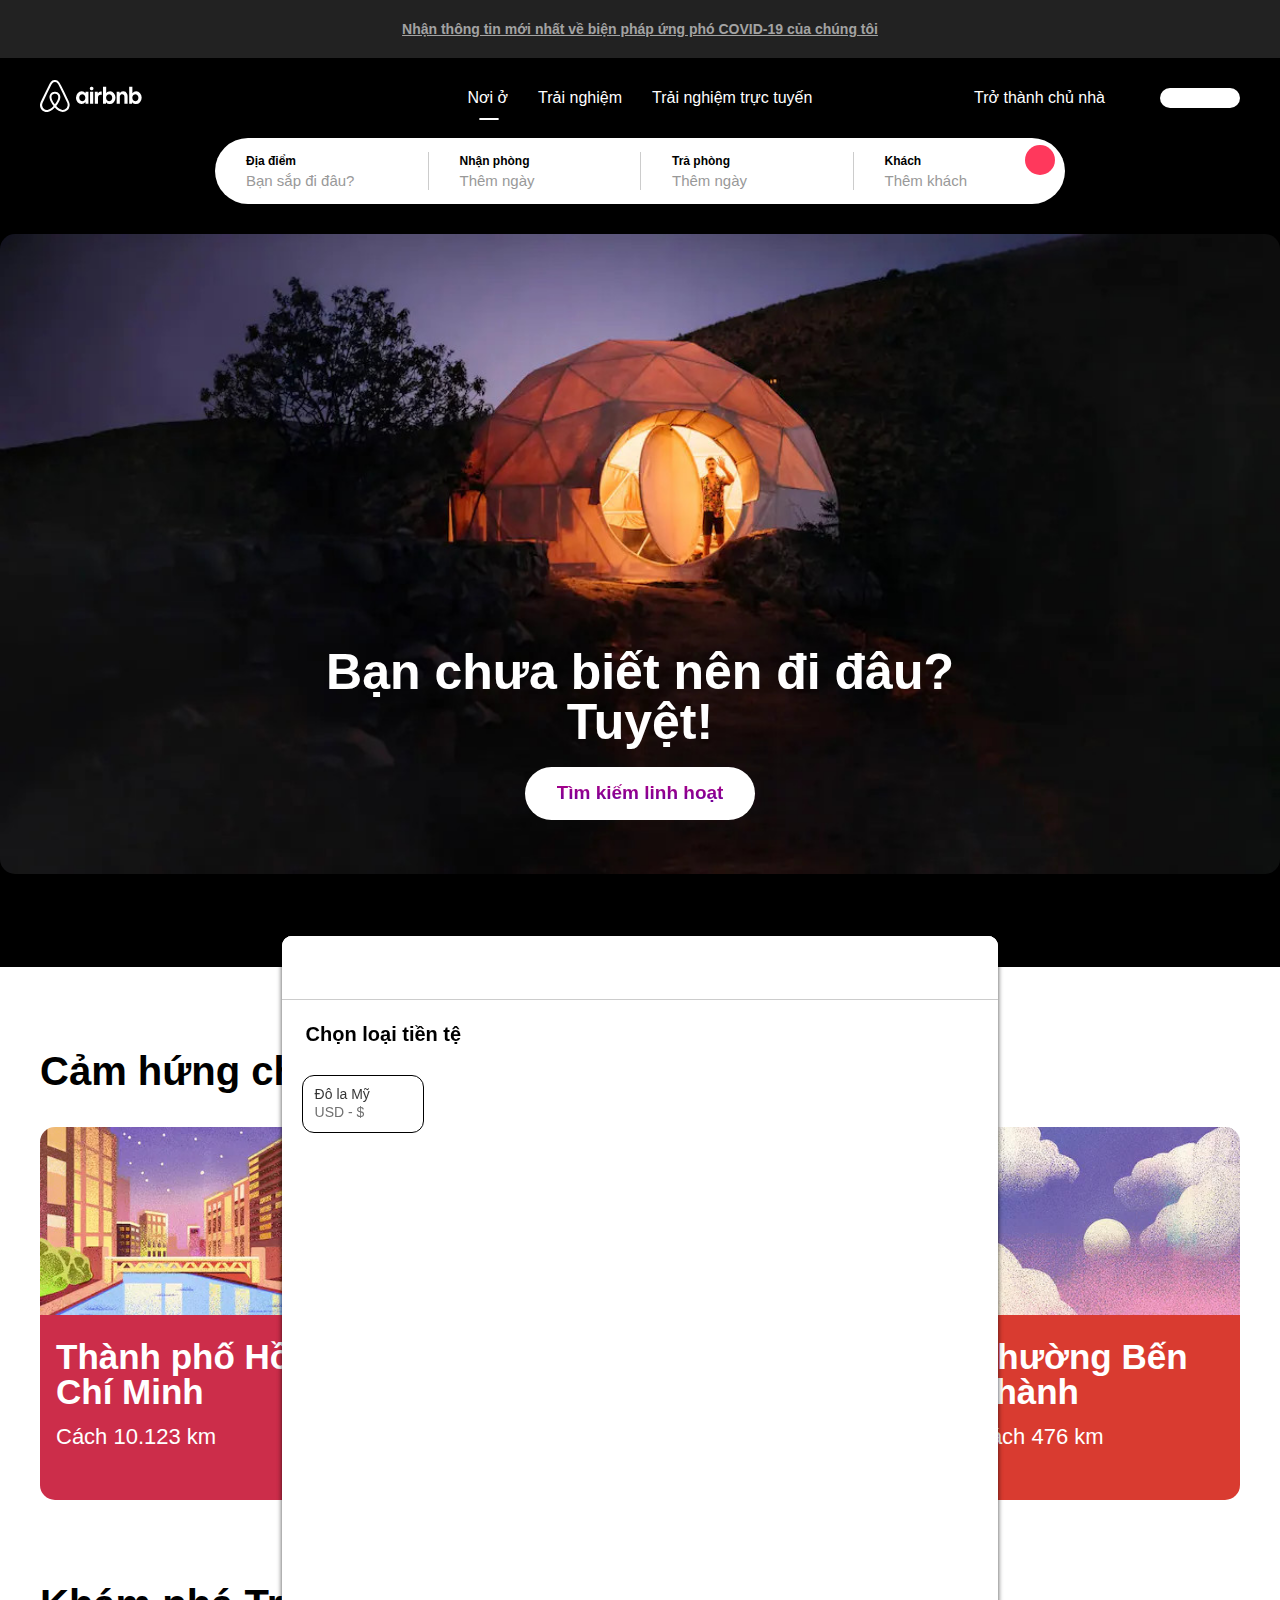
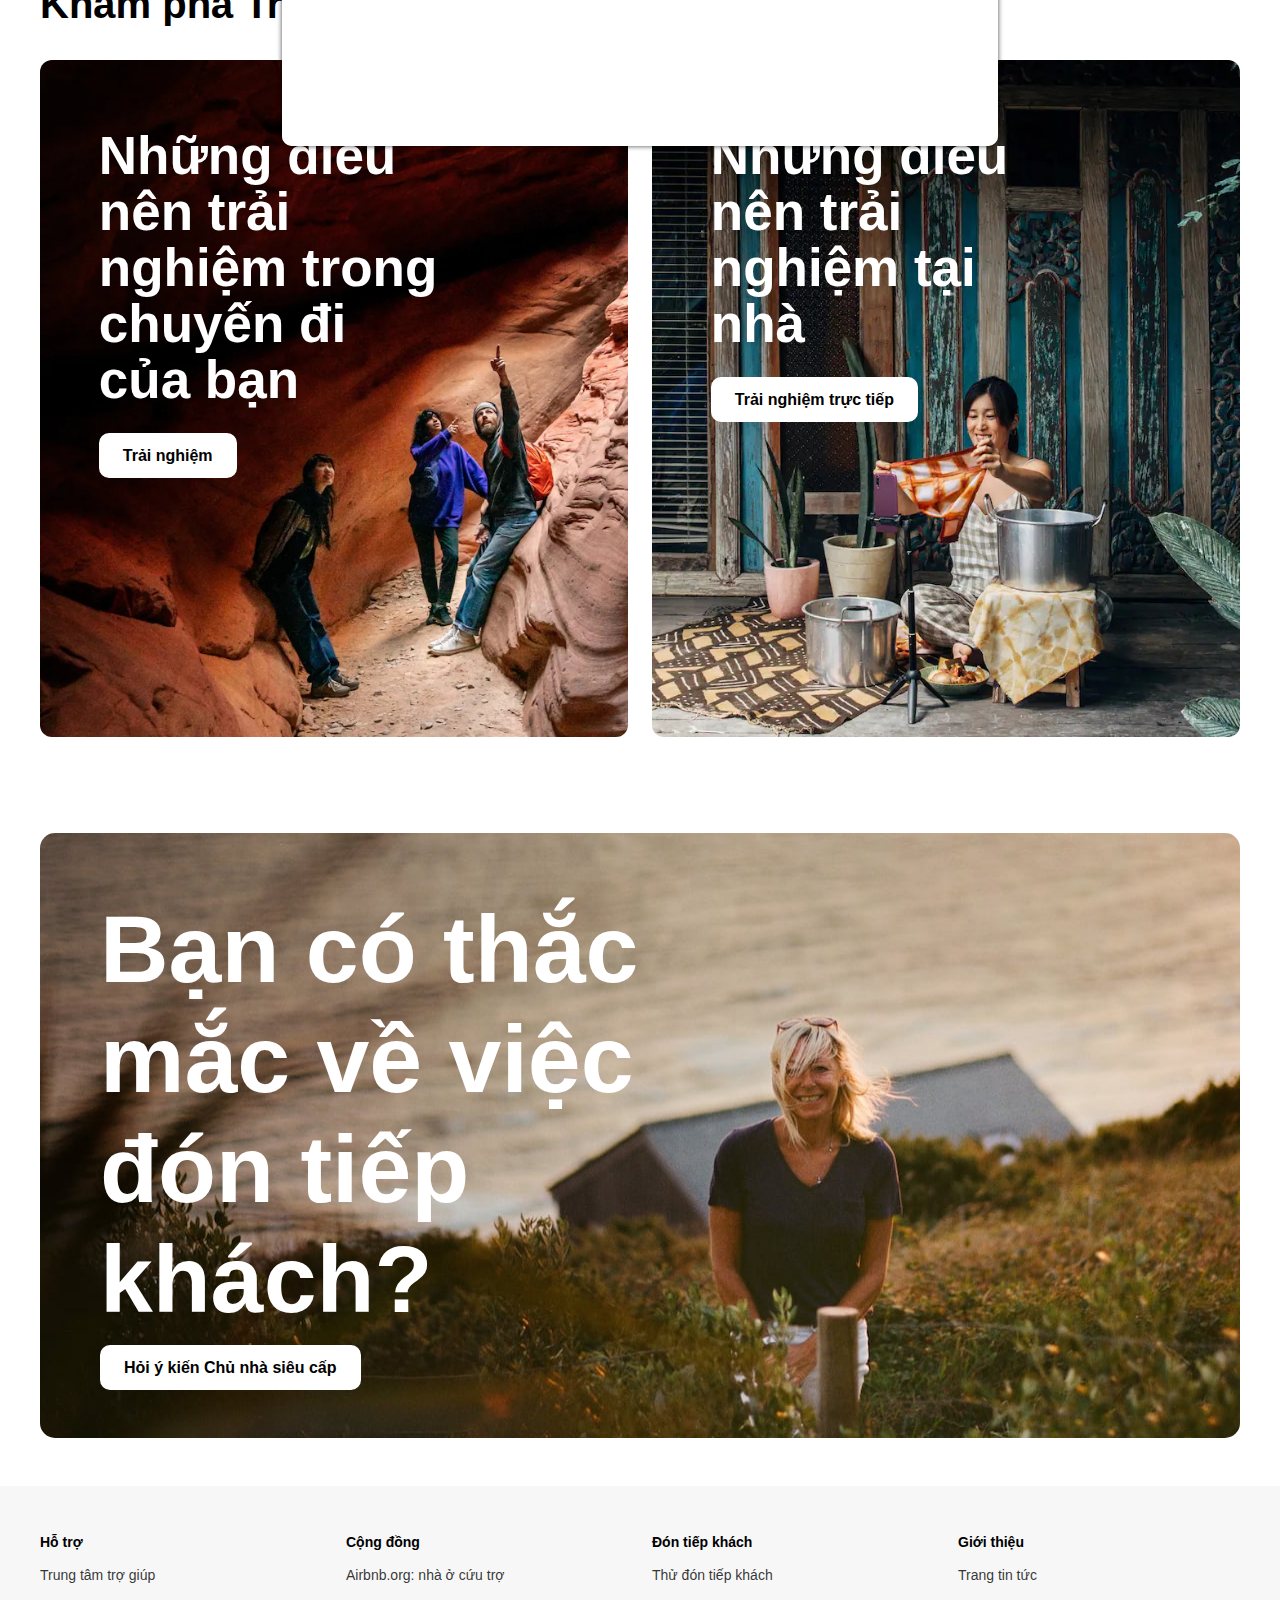
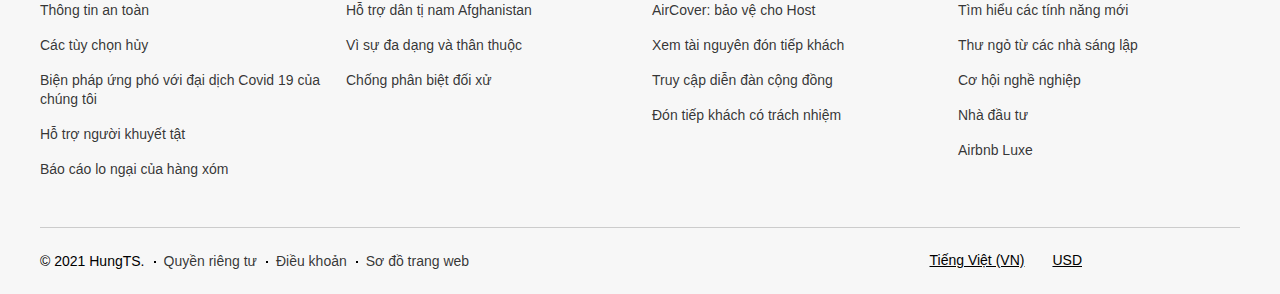
<file: index.html>
<!DOCTYPE html>
<html lang="en">
<head>
    <meta charset="UTF-8">
    <meta http-equiv="X-UA-Compatible" content="IE=edge">
    <meta name="viewport" content="width=device-width, initial-scale=1.0">
    <link rel="stylesheet" href="https://cdnjs.cloudflare.com/ajax/libs/font-awesome/6.0.0-beta2/css/all.min.css" integrity="sha512-YWzhKL2whUzgiheMoBFwW8CKV4qpHQAEuvilg9FAn5VJUDwKZZxkJNuGM4XkWuk94WCrrwslk8yWNGmY1EduTA==" crossorigin="anonymous" referrerpolicy="no-referrer" />
    <link rel="stylesheet" href="./assets/css/grid.css">
    <link rel="stylesheet" href="./assets/css/main.css">
    <link rel="stylesheet" href="./assets/css/base.css">
    <link rel="stylesheet" href="./assets/css/responsive.css">
    <title>Document</title>
</head>
<body>
    <div class="app">
        <header class="header">
            <div class="header__top">
                <div class="grid wide">
                    <div class="row">
                        <div class="l-12">
                            <div class="report">
                                <a href="" class="report__link">
                                    <p class="report__text">Nhận thông tin mới nhất về biện pháp ứng phó COVID-19 của chúng tôi</p>
                                </a>
                            </div>
                        </div>
                    </div>
                </div>
            </div>
            <div class="navbar">
                <div class="navbar__top">
                    <div class="grid wide">
                        <div class="row">
                            <div class="col l-4">
                                <div class="navbar__logo">
                                    <a href="#" class="navbar__logo-link">
                                        <svg width="102" height="32" fill="currentcolor"  class="navbar__logo-pc" ><path d="M29.24 22.68c-.16-.39-.31-.8-.47-1.15l-.74-1.67-.03-.03c-2.2-4.8-4.55-9.68-7.04-14.48l-.1-.2c-.25-.47-.5-.99-.76-1.47-.32-.57-.63-1.18-1.14-1.76a5.3 5.3 0 00-8.2 0c-.47.58-.82 1.19-1.14 1.76-.25.52-.5 1.03-.76 1.5l-.1.2c-2.45 4.8-4.84 9.68-7.04 14.48l-.06.06c-.22.52-.48 1.06-.73 1.64-.16.35-.32.73-.48 1.15a6.8 6.8 0 007.2 9.23 8.38 8.38 0 003.18-1.1c1.3-.73 2.55-1.79 3.95-3.32 1.4 1.53 2.68 2.59 3.95 3.33A8.38 8.38 0 0022.75 32a6.79 6.79 0 006.75-5.83 5.94 5.94 0 00-.26-3.5zm-14.36 1.66c-1.72-2.2-2.84-4.22-3.22-5.95a5.2 5.2 0 01-.1-1.96c.07-.51.26-.96.52-1.34.6-.87 1.65-1.41 2.8-1.41a3.3 3.3 0 012.8 1.4c.26.4.45.84.51 1.35.1.58.06 1.25-.1 1.96-.38 1.7-1.5 3.74-3.21 5.95zm12.74 1.48a4.76 4.76 0 01-2.9 3.75c-.76.32-1.6.41-2.42.32-.8-.1-1.6-.36-2.42-.84a15.64 15.64 0 01-3.63-3.1c2.1-2.6 3.37-4.97 3.85-7.08.23-1 .26-1.9.16-2.73a5.53 5.53 0 00-.86-2.2 5.36 5.36 0 00-4.49-2.28c-1.85 0-3.5.86-4.5 2.27a5.18 5.18 0 00-.85 2.21c-.13.84-.1 1.77.16 2.73.48 2.11 1.78 4.51 3.85 7.1a14.33 14.33 0 01-3.63 3.12c-.83.48-1.62.73-2.42.83a4.76 4.76 0 01-5.32-4.07c-.1-.8-.03-1.6.29-2.5.1-.32.25-.64.41-1.02.22-.52.48-1.06.73-1.6l.04-.07c2.16-4.77 4.52-9.64 6.97-14.41l.1-.2c.25-.48.5-.99.76-1.47.26-.51.54-1 .9-1.4a3.32 3.32 0 015.09 0c.35.4.64.89.9 1.4.25.48.5 1 .76 1.47l.1.2c2.44 4.77 4.8 9.64 7 14.41l.03.03c.26.52.48 1.1.73 1.6.16.39.32.7.42 1.03.19.9.29 1.7.19 2.5zM41.54 24.12a5.02 5.02 0 01-3.95-1.83 6.55 6.55 0 01-1.6-4.48 6.96 6.96 0 011.66-4.58 5.3 5.3 0 014.08-1.86 4.3 4.3 0 013.7 1.92l.1-1.57h2.92V23.8h-2.93l-.1-1.76a4.52 4.52 0 01-3.88 2.08zm.76-2.88c.58 0 1.09-.16 1.57-.45.44-.32.8-.74 1.08-1.25.25-.51.38-1.12.38-1.8a3.42 3.42 0 00-1.47-3.04 2.95 2.95 0 00-3.12 0c-.44.32-.8.74-1.08 1.25a4.01 4.01 0 00-.38 1.8 3.42 3.42 0 001.47 3.04c.47.29.98.45 1.55.45zM53.45 8.46c0 .35-.06.67-.22.93-.16.25-.38.48-.67.64-.29.16-.6.22-.92.22-.32 0-.64-.06-.93-.22a1.84 1.84 0 01-.67-.64 1.82 1.82 0 01-.22-.93c0-.36.07-.68.22-.93.16-.3.39-.48.67-.64.29-.16.6-.23.93-.23a1.84 1.84 0 011.6.86 2 2 0 01.21.94zm-3.4 15.3V11.7h3.18v12.08h-3.19zm11.68-8.9v.04c-.15-.07-.35-.1-.5-.13-.2-.04-.36-.04-.55-.04-.89 0-1.56.26-2 .8-.48.55-.7 1.32-.7 2.31v5.93h-3.19V11.69h2.93l.1 1.83c.32-.64.7-1.12 1.24-1.48a3.1 3.1 0 011.81-.5c.23 0 .45.02.64.06.1.03.16.03.22.06v3.2zm1.28 8.9V6.74h3.18v6.5c.45-.58.96-1.03 1.6-1.38a5.02 5.02 0 016.08 1.31 6.55 6.55 0 011.6 4.49 6.96 6.96 0 01-1.66 4.58 5.3 5.3 0 01-4.08 1.86 4.3 4.3 0 01-3.7-1.92l-.1 1.57-2.92.03zm6.15-2.52c.57 0 1.08-.16 1.56-.45.44-.32.8-.74 1.08-1.25.26-.51.38-1.12.38-1.8 0-.67-.12-1.28-.38-1.79a3.75 3.75 0 00-1.08-1.25 2.95 2.95 0 00-3.12 0c-.45.32-.8.74-1.09 1.25a4.01 4.01 0 00-.38 1.8 3.42 3.42 0 001.47 3.04c.47.29.98.45 1.56.45zm7.51 2.53V11.69h2.93l.1 1.57a3.96 3.96 0 013.54-1.89 4.1 4.1 0 013.82 2.44c.35.76.54 1.7.54 2.75v7.24h-3.19v-6.82c0-.84-.19-1.5-.57-1.99-.38-.48-.9-.74-1.56-.74-.48 0-.9.1-1.27.32-.35.23-.64.52-.86.93a2.7 2.7 0 00-.32 1.35v6.92h-3.16zm12.52 0V6.73h3.19v6.5a4.67 4.67 0 013.73-1.89 5.02 5.02 0 013.95 1.83 6.57 6.57 0 011.59 4.48 6.95 6.95 0 01-1.66 4.58 5.3 5.3 0 01-4.08 1.86 4.3 4.3 0 01-3.7-1.92l-.09 1.57-2.93.03zm6.18-2.53c.58 0 1.09-.16 1.56-.45.45-.32.8-.74 1.09-1.25.25-.51.38-1.12.38-1.8a3.42 3.42 0 00-1.47-3.04 2.95 2.95 0 00-3.12 0c-.44.32-.8.74-1.08 1.25a3.63 3.63 0 00-.38 1.8 3.42 3.42 0 001.47 3.04c.47.29.95.45 1.55.45z"></path></svg>
                                        <svg width="30" height="32" fill="currentcolor"   class="navbar__logo-tablet" ><path d="M29.24 22.68c-.16-.39-.31-.8-.47-1.15l-.74-1.67-.03-.03c-2.2-4.8-4.55-9.68-7.04-14.48l-.1-.2c-.25-.47-.5-.99-.76-1.47-.32-.57-.63-1.18-1.14-1.76a5.3 5.3 0 00-8.2 0c-.47.58-.82 1.19-1.14 1.76-.25.52-.5 1.03-.76 1.5l-.1.2c-2.45 4.8-4.84 9.68-7.04 14.48l-.06.06c-.22.52-.48 1.06-.73 1.64-.16.35-.32.73-.48 1.15a6.8 6.8 0 007.2 9.23 8.38 8.38 0 003.18-1.1c1.3-.73 2.55-1.79 3.95-3.32 1.4 1.53 2.68 2.59 3.95 3.33A8.38 8.38 0 0022.75 32a6.79 6.79 0 006.75-5.83 5.94 5.94 0 00-.26-3.5zm-14.36 1.66c-1.72-2.2-2.84-4.22-3.22-5.95a5.2 5.2 0 01-.1-1.96c.07-.51.26-.96.52-1.34.6-.87 1.65-1.41 2.8-1.41a3.3 3.3 0 012.8 1.4c.26.4.45.84.51 1.35.1.58.06 1.25-.1 1.96-.38 1.7-1.5 3.74-3.21 5.95zm12.74 1.48a4.76 4.76 0 01-2.9 3.75c-.76.32-1.6.41-2.42.32-.8-.1-1.6-.36-2.42-.84a15.64 15.64 0 01-3.63-3.1c2.1-2.6 3.37-4.97 3.85-7.08.23-1 .26-1.9.16-2.73a5.53 5.53 0 00-.86-2.2 5.36 5.36 0 00-4.49-2.28c-1.85 0-3.5.86-4.5 2.27a5.18 5.18 0 00-.85 2.21c-.13.84-.1 1.77.16 2.73.48 2.11 1.78 4.51 3.85 7.1a14.33 14.33 0 01-3.63 3.12c-.83.48-1.62.73-2.42.83a4.76 4.76 0 01-5.32-4.07c-.1-.8-.03-1.6.29-2.5.1-.32.25-.64.41-1.02.22-.52.48-1.06.73-1.6l.04-.07c2.16-4.77 4.52-9.64 6.97-14.41l.1-.2c.25-.48.5-.99.76-1.47.26-.51.54-1 .9-1.4a3.32 3.32 0 015.09 0c.35.4.64.89.9 1.4.25.48.5 1 .76 1.47l.1.2c2.44 4.77 4.8 9.64 7 14.41l.03.03c.26.52.48 1.1.73 1.6.16.39.32.7.42 1.03.19.9.29 1.7.19 2.5z"></path></svg>
                                    </a>
                                </div>
                            </div>
                            <div class="l-4">
                                <ul class="navbar__list">
                                    <li class="navbar__list-item">
                                        <a href="" class="navbar__item-link active">Nơi ở</a>
                                    </li>
                                    <li class="navbar__list-item">
                                        <a href="" class="navbar__item-link">Trải nghiệm</a>
                                    </li>
                                    <li class="navbar__list-item">
                                        <a href="" class="navbar__item-link">Trải nghiệm trực tuyến</a>
                                    </li>
                                </ul>
                            </div>
                            <div class="col l-4">
                                <ul class="navbar__user">
                                    <li class="navbar__user-item">
                                        <a href="./page/page1.html" class="navbar__user-link">Trở thành chủ nhà</a>
                                    </li>
                                    <li class="navbar__user-item">
                                        <label for="region__language" class="navbar__user-link">
                                            <i class="fas fa-globe"></i>
                                        </label>
                                    </li>
                                    <li class="navbar__user-item">
                                        <label for="user__checked" class="navbar__user-link-icon ">
                                            <i class="fas fa-bars"></i>
                                            <i class="fas fa-user-circle navbar__user-icon"></i>
                                        </label>
                                        <input type="checkbox" class="user__wrapped" id="user__checked"> 

                                        <!-- User BAR -->
                                        <div class="user-bar">
                                            <ul class="user__list">
                                                <li class="user__list-item">
                                                    <a href="" class="user__item-link active">Đăng Ký</a>
                                                </li> 
                                                <li class="user__list-item">
                                                    <a href="" class="user__item-link">Đăng Nhập</a>
                                                </li>
                                                <div class="underline">
                                                    <hr>
                                                </div>
                                                <li class="user__list-item">
                                                    <a href="" class="user__item-link">Cho thuê nhà</a>
                                                </li>
                                                <li class="user__list-item">
                                                    <a href="" class="user__item-link">Tổ chức trải nghiệm</a>
                                                </li>
                                                <li class="user__list-item">
                                                    <a href="" class="user__item-link">Trợ giúp</a>
                                                </li>
                                            </ul>
                                        </div>
                                    </li>
                                </ul>
                            </div>
                        </div>
                    </div>
                </div>
                <div class="navbar__location">
                    <div class="grid wide">
                        <div class="row">    
                            <div class="col l-12">
                                <div class="navbar__warp">
                                    <div class="navbar__bar">
                                        <div class="row col">
                                            <div class="l-3">
                                                <div class="navbar__bar-item">
                                                    <div class="navbar__bar-wrapped no__border">
                                                        <h3 class="navbar__bar-text">Địa điểm</h3>
                                                        <p class="navbar__bar-desc">Bạn sắp đi đâu?</p>
                                                    </div>
                                                </div>
                                            </div>
                                            <div class="l-3">
                                                <div class="navbar__bar-item ">
                                                    <div class="navbar__bar-wrapped">
                                                        <h3 class="navbar__bar-text">Nhận phòng</h3>
                                                        <p class="navbar__bar-desc">Thêm ngày</p>
                                                    </div>
                                                </div>
                                            </div><div class="l-3">
                                                <div class="navbar__bar-item">
                                                    <div class="navbar__bar-wrapped">
                                                        <h3 class="navbar__bar-text">Trả phòng</h3>
                                                        <p class="navbar__bar-desc">Thêm ngày</p>
                                                    </div>
                                                </div>
                                            </div><div class="l-3">
                                                <div class="navbar__bar-item">
                                                    <div class="navbar__bar-wrapped ">
                                                        <h3 class="navbar__bar-text">Khách</h3>
                                                        <p class="navbar__bar-desc">Thêm khách</p>
                                                    </div>
                                                    <div class="navbar__bar-search">
                                                        <i class="fas fa-search"></i>
                                                    </div>
                                                </div>
                                            </div>
                                        </div>
                                    </div> 
                                </div>
                            </div>
                        </div>
                    </div>
                </div>
                <div class="navbar__slider">
                    <div class="slider">
                        <div style="background-image: url(./assets/img/slider/slider.jpg)"  class="slider__img"> </div>
                        <div class="slider__text">
                            <h1 class="slider__header">Bạn chưa biết nên đi đâu? Tuyệt!</h1> 
                        </div>
                        <div class="slider__btn">
                            <a href="" class="slider__btn-link">
                                <span class="slider__btn-text">Tìm kiếm linh hoạt</span>
                            </a>
                        </div>
                    </div>
                    <!-- <div class="grid wide"> 
                        <div class="row">
                            <div class="col l-12">
                            </div>
                        </div>
                    </div> -->
                </div>
            </div> 
        </header>
        <div class="app__container">
            <div class="grid wide">
                <div class="body__location">
                    <div class="body__title">
                        <h1 class="body__title-text">Cảm hứng cho chuyến đi tiếp theo của bạn</h1>
                    </div>
                    <div class="row">
                        <div class="col l-3 m-3">
                            <a href="" class="body__location-item">  
                                <img src="./assets/img/location/TP_HCM.jpg" alt="" class="body__location-img">
                                <div style="background: rgb(204, 45, 74)" class="body__location-name">
                                    <div class="body__location-name-wrap">
                                        <h1 class="body__location-header">Thành phố Hồ Chí Minh</h1>
                                        <span class="body__location-distance">Cách 10.123 km</span>
                                    </div> 
                                </div>
                            </a> 
                        </div>
                        <div class="col l-3 m-3">
                            <a href="" class="body__location-item">
                                <img src="./assets/img/location/Nha_Trang.jpg" alt="" class="body__location-img">
                                <div style="background: rgb(188, 26, 110)" class="body__location-name">
                                    <div class="body__location-name-wrap">
                                        <h1 class="body__location-header">Nha Trang</h1>
                                        <span class="body__location-distance">Cách 10.178 km</span>
                                    </div>
                                </div>
                            </a> 
                        </div>
                        <div class="col l-3 m-3">
                            <a href="" class="body__location-item">
                                <img src="./assets/img/location/Hội_An.jpg" alt="" class="body__location-img">
                                <div style="background: rgb(222, 49, 81)"  class="body__location-name">
                                    <div class="body__location-name-wrap">
                                        <h1 class="body__location-header">Thành phố Hội An</h1>
                                        <span class="body__location-distance">Cách 9.806 km</span>
                                    </div>
                                </div>
                            </a> 
                        </div>
                        <div class="col l-3 m-3">
                            <a href="" class="body__location-item">
                                <img src="./assets/img/location/Bến_thành.jpg" alt="" class="body__location-img">
                                <div style="background: rgb(217, 59, 48)" class="body__location-name">
                                    <div class="body__location-name-wrap">
                                        <h1 class="body__location-header">Phường Bến Thành</h1>
                                        <span class="body__location-distance">Cách 476 km</span>
                                    </div>
                                </div>
                            </a> 
                        </div>  
                    </div>
                </div>

                <div class="discover">
                    <div class="body__title">
                        <h1 class="body__title-text">Khám phá Trải nghiệm Airbnb</h1>
                    </div>
                    <div class="row">
                        <div class="col l-6 m-6 c-6">
                            <div class="discover__item">
                                <img src="./assets/img/discover/img_1.jpg" alt="" class="discover__img">
                                <div class="discover__text">
                                    <h1 class="discover__header">Những điều nên trải nghiệm trong chuyến đi của bạn</h1>
                                    <div class="discover__btn">
                                        <a href="" class="discover__link btn">Trải nghiệm</a>
                                    </div>
                                </div>
                            </div>
                        </div>
                        <div class="col l-6 m-6 c-6">
                            <div class="discover__item">
                                <img src="./assets/img/discover/img_2.jpg" alt="" class="discover__img">
                                <div class="discover__text">
                                    <h1 class="discover__header">Những điều nên trải nghiệm tại nhà</h1>
                                    <div class="discover__btn">
                                        <a href="" class="discover__link btn">Trải nghiệm trực tiếp</a>
                                    </div>
                                </div>
                            </div>
                        </div> 
                    </div>
                </div>

                <div class="opinion">
                    <div class="row">
                        <div class="col l-12 m-12 c-12">
                            <div class="opinion__slider">
                                <img src="./assets/img/discover/img_3.jpg" alt="" class="opinion__img">
                                <div class="opinion__text">
                                    <h1 class="opinion__text-header">Bạn có thắc mắc về việc đón tiếp khách?</h1>
                                </div>
                                <div class="opinion__btn">
                                    <a href="" class="opinion__btn-link btn">Hỏi ý kiến Chủ nhà siêu cấp</a>
                                </div>
                            </div>
                        </div>
                    </div>
                </div>
            </div>
        </div>
        <div class="footer">
            <div class="grid wide">
                <div class="footer__info">
                    <div class="row">
                        <div class="col l-3 ">
                            <h1 class="info__list-header">Hỗ trợ</h1>
                            <ul class="info__list">
                                <li class="info__list-item">
                                    <a href="" class="infor__list-link">Trung tâm trợ giúp</a>
                                </li>
                                <li class="info__list-item">
                                    <a href="" class="infor__list-link">Thông tin an toàn</a>
                                </li>
                                <li class="info__list-item">
                                    <a href="" class="infor__list-link">Các tùy chọn hủy</a>
                                </li>
                                <li class="info__list-item">
                                    <a href="" class="infor__list-link">Biện pháp ứng phó với đại dịch Covid 19 của chúng tôi</a>
                                </li>
                                <li class="info__list-item">
                                    <a href="" class="infor__list-link">Hỗ trợ người khuyết tật</a>
                                </li>
                                <li class="info__list-item">
                                    <a href="" class="infor__list-link">Báo cáo lo ngại của hàng xóm</a>
                                </li>
                            </ul>
                        </div>
                        <div class="col l-3 ">
                            <h1 class="info__list-header">Cộng đồng</h1>
                            <ul class="info__list">
                                <li class="info__list-item">
                                    <a href="" class="infor__list-link">Airbnb.org: nhà ở cứu trợ</a>
                                </li>
                                <li class="info__list-item">
                                    <a href="" class="infor__list-link">Hỗ trợ dân tị nam Afghanistan</a>
                                </li>
                                <li class="info__list-item">
                                    <a href="" class="infor__list-link">Vì sự đa dạng và thân thuộc</a>
                                </li>
                                <li class="info__list-item">
                                    <a href="" class="infor__list-link">Chống phân biệt đối xử</a>
                                </li>
                            </ul>
                        </div>
                        <div class="col l-3 ">
                            <h1 class="info__list-header">Đón tiếp khách</h1>
                            <ul class="info__list">
                                <li class="info__list-item">
                                    <a href="" class="infor__list-link">Thử đón tiếp khách</a>
                                </li>
                                <li class="info__list-item">
                                    <a href="" class="infor__list-link">AirCover: bảo vệ cho Host</a>
                                </li>
                                <li class="info__list-item">
                                    <a href="" class="infor__list-link">Xem tài nguyên đón tiếp khách</a>
                                </li>
                                <li class="info__list-item">
                                    <a href="" class="infor__list-link">Truy cập diễn đàn cộng đồng</a>
                                </li>
                                <li class="info__list-item">
                                    <a href="" class="infor__list-link">Đón tiếp khách có trách nhiệm</a>
                                </li>
                            </ul>
                        </div>
                        <div class="col l-3 ">
                            <h1 class="info__list-header">Giới thiệu</h1>
                            <ul class="info__list">
                                <li class="info__list-item">
                                    <a href="" class="infor__list-link">Trang tin tức</a>
                                </li>
                                <li class="info__list-item">
                                    <a href="" class="infor__list-link">Tìm hiểu các tính năng mới</a>
                                </li>
                                <li class="info__list-item">
                                    <a href="" class="infor__list-link">Thư ngỏ từ các nhà sáng lập</a>
                                </li>
                                <li class="info__list-item">
                                    <a href="" class="infor__list-link">Cơ hội nghề nghiệp</a>
                                </li>
                                <li class="info__list-item">
                                    <a href="" class="infor__list-link">Nhà đầu tư</a>
                                </li>
                                <li class="info__list-item">
                                    <a href="" class="infor__list-link">Airbnb Luxe</a>
                                </li>
                            </ul>
                        </div>
                    </div>
                </div>

                <div class="footer__bottom">
                    <div class="row">
                        <div class="col l-6">
                            <div class="rule">
                                <span class="rule__copyright">© 2021 HungTS.</span>
                                <ul class="rule__list">
                                    <li class="rule__list-item">
                                        <a href="" class="rule__list-link">Quyền riêng tư</a>
                                    </li>
                                    <li class="rule__list-item">
                                        <a href="" class="rule__list-link">Điều khoản</a>
                                    </li>
                                    <li class="rule__list-item">
                                        <a href="" class="rule__list-link">Sơ đồ trang web</a>
                                    </li>
                                </ul>
                            </div>
                        </div>
                        <div class="col l-6">
                            <div class="rule__right">
                                <div class="region">
                                    <label for="region__language" class="region__language-label">
                                        <div class="region__item"> 
                                            <i class="fas fa-globe"></i>
                                            <span class="region__text">Tiếng Việt (VN)</span>
                                        </div>
                                    </label>    
                                    <input type="checkbox" class="region__check-language" id="region__language">
                                    <!-- Language Bar -->
                                    <label for="region__language" class="language-bar__overflow"></label>
                                    <div class="language-bar"> 
                                            <div class="language-bar__container">
                                                <div class="lang-bar__header">
                                                    <label for="region__language" class="lang-bar__close">
                                                        <i class="fas fa-times"></i>
                                                    </label>
                                                </div>
                                                <div class="lang-bar__body">
                                                    <div class="lang-bar__body-recommend">
                                                        <h1 class="lang-bar__body-title">Ngôn ngữ và khu vực được đề xuất</h1>
                                                        <div class="row">
                                                            <div class="l-2-4">
                                                                <div class="lang-bar__item">
                                                                    <a href="" class="lang-bar__item-link">
                                                                        <h3 class="lang-bar__item-language">English</h3>
                                                                        <span class="lang-bar__item-nation">United States</span>
                                                                    </a>
                                                                </div>
                                                            </div>
                                                            <div class="l-2-4">
                                                                <div class="lang-bar__item">
                                                                    <a href="" class="lang-bar__item-link">
                                                                        <h3 class="lang-bar__item-language">English</h3>
                                                                        <span class="lang-bar__item-nation">United Kingdom</span>
                                                                    </a>
                                                                </div>
                                                            </div>
                                                            <div class="l-2-4">
                                                                <div class="lang-bar__item">
                                                                    <a href="" class="lang-bar__item-link">
                                                                        <h3 class="lang-bar__item-language">English</h3>
                                                                        <span class="lang-bar__item-nation">Australia</span>
                                                                    </a>
                                                                </div>
                                                            </div>
                                                        </div>
                                                    </div>

                                                    <div class="lang-bar__body-main">
                                                        <h1 class="lang-bar__body-title">Chọn ngôn ngữ và khu vực</h1>
                                                        <div class="row">
                                                            <div class="l-2-4">
                                                                <div class="lang-bar__item">
                                                                    <a href="" class="lang-bar__item-link lang-bar__active">
                                                                        <h3 class="lang-bar__item-language">Tiếng Việt</h3>
                                                                        <span class="lang-bar__item-nation">Việt Nam</span>
                                                                    </a>
                                                                </div>
                                                            </div> 
                                                        </div>
                                                    </div>
                                                </div> 
                                            </div>
                                    </div>
                                    
                                    <!-- Price Bar -->
                                    <label for="region__price" class="region__price-label">
                                        <div class="region__item"> 
                                            <i class="fas fa-dollar-sign"></i>
                                            <span class="region__text">USD</span>
                                        </div>
                                    </label>
                                    <input type="checkbox" class="region__check-price" id="region__price">
                                    <!-- Phải đặt các tập hợp dưới nút Input -->
                                    <label for="region__price" class="price-bar__overflow"></label>
                                    <div class="price-bar"> 
                                        <div class="price-bar__container">
                                            <div class="price-bar__header">
                                                <label for="region__price" class="price-bar__close">
                                                    <i class="fas fa-times"></i>
                                                </label>
                                            </div>
                                            <div class="price-bar__body"> 
                                                <div class="price-bar__body-main">
                                                    <h1 class="price-bar__body-title">Chọn loại tiền tệ</h1>
                                                    <div class="row">
                                                        <div class="l-2-4">
                                                            <div class="price-bar__item">
                                                                <a href="" class="price-bar__item-link price-bar__active">
                                                                    <h3 class="price-bar__item-price">Đô la Mỹ</h3>
                                                                    <span class="price-bar__item-nation">USD - $</span>
                                                                </a>
                                                            </div>
                                                        </div>  
                                                    </div>
                                                </div>
                                            </div> 
                                        </div>
                                </div>
                                </div>
                                <div class="social">
                                    <a href="" class="social__item">
                                        <i class="fab fa-facebook-f"></i>
                                    </a>
                                    <a href="" class="social__item">
                                        <i class="fab fa-twitter"></i>
                                    </a>
                                    <a href="" class="social__item">
                                        <i class="fab fa-instagram"></i>
                                    </a>
                                </div>
                            </div>
                        </div> 
                    </div>
                </div>
            </div>
        </div>
    </div>

    <script src="./assets/js/main.js">
        
    </script>
</body>
</html>
</file>
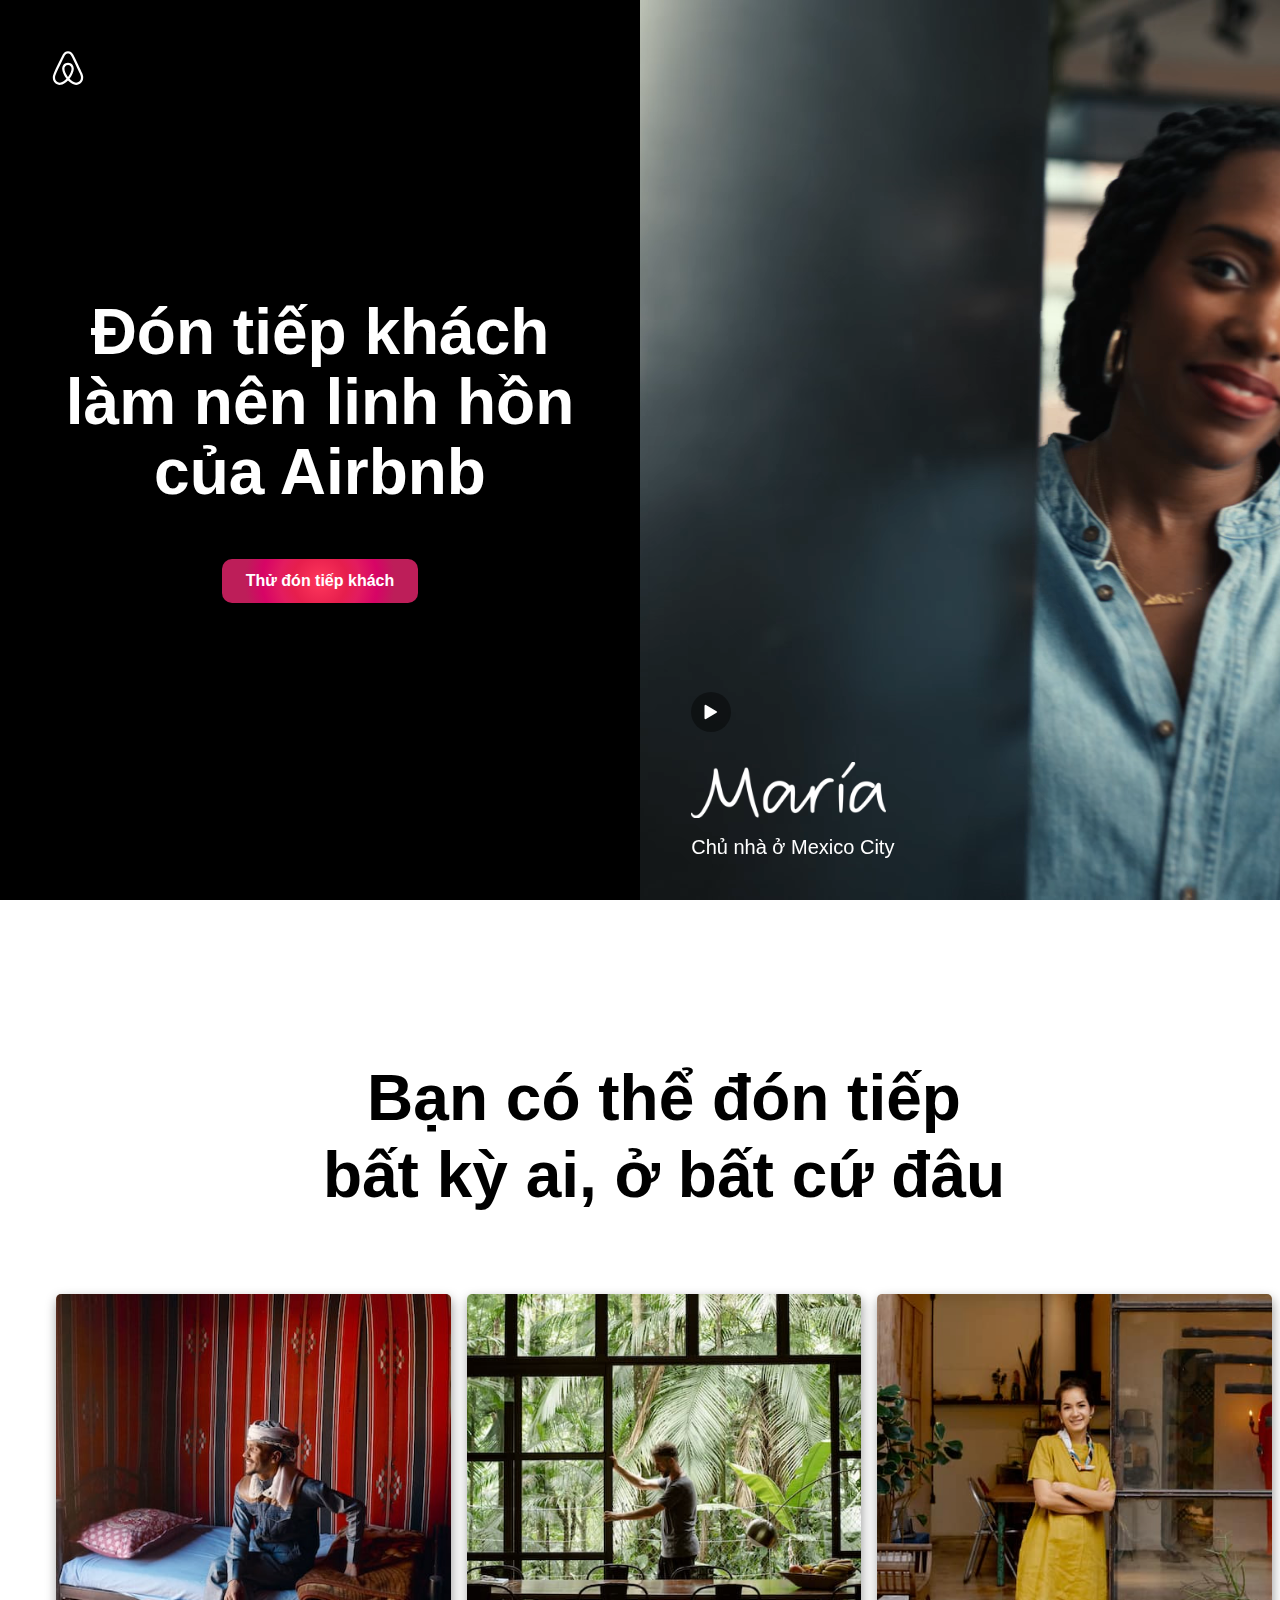
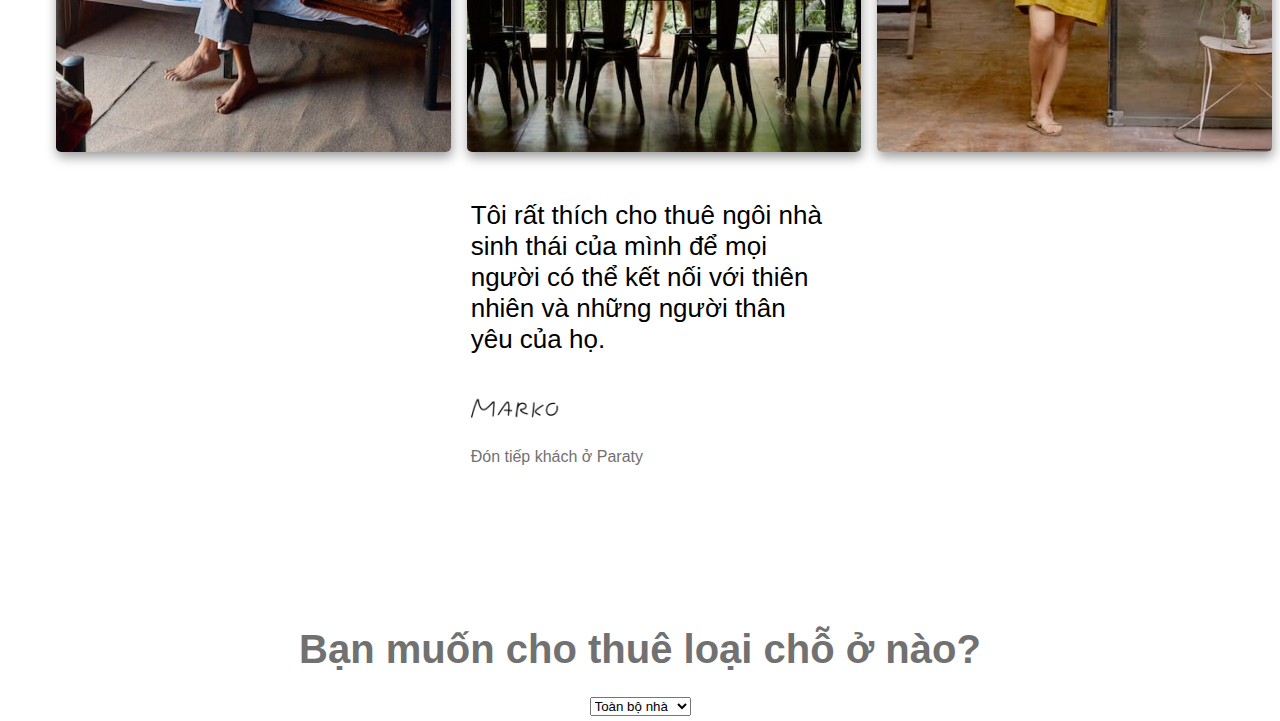
<file: page/page1.html>
<!DOCTYPE html>
<html lang="en">
<head>
    <meta charset="UTF-8">
    <meta http-equiv="X-UA-Compatible" content="IE=edge">
    <meta name="viewport" content="width=device-width, initial-scale=1.0">
    <link rel="stylesheet" href="https://cdnjs.cloudflare.com/ajax/libs/font-awesome/6.0.0-beta2/css/all.min.css" integrity="sha512-YWzhKL2whUzgiheMoBFwW8CKV4qpHQAEuvilg9FAn5VJUDwKZZxkJNuGM4XkWuk94WCrrwslk8yWNGmY1EduTA==" crossorigin="anonymous" referrerpolicy="no-referrer" />
    <link rel="stylesheet" href="../assets/css/grid.css">
    <link rel="stylesheet" href="../assets/css/main.css">
    <link rel="stylesheet" href="../assets/css/base.css">
    <link rel="stylesheet" href="../assets/css/responsive.css">
    <title>Cho thuê nhà</title>
</head>
<body>
    <div class="page-app">
        <header class="page-header">
            <a href="" class="page-logo"> 
                <svg viewBox="0 0 32 32" xmlns="http://www.w3.org/2000/svg" style="display:block;height:36px;width:36px;fill:#fff" aria-label="Trang chủ Airbnb" role="img" focusable="false"><path d="M16 1c2.008 0 3.463.963 4.751 3.269l.533 1.025c1.954 3.83 6.114 12.54 7.1 14.836l.145.353c.667 1.591.91 2.472.96 3.396l.01.415.001.228c0 4.062-2.877 6.478-6.357 6.478-2.224 0-4.556-1.258-6.709-3.386l-.257-.26-.172-.179h-.011l-.176.185c-2.044 2.1-4.267 3.42-6.414 3.615l-.28.019-.267.006C5.377 31 2.5 28.584 2.5 24.522l.005-.469c.026-.928.23-1.768.83-3.244l.216-.524c.966-2.298 6.083-12.989 7.707-16.034C12.537 1.963 13.992 1 16 1zm0 2c-1.239 0-2.053.539-2.987 2.21l-.523 1.008c-1.926 3.776-6.06 12.43-7.031 14.692l-.345.836c-.427 1.071-.573 1.655-.605 2.24l-.009.33v.206C4.5 27.395 6.411 29 8.857 29c1.773 0 3.87-1.236 5.831-3.354-2.295-2.938-3.855-6.45-3.855-8.91 0-2.913 1.933-5.386 5.178-5.42 3.223.034 5.156 2.507 5.156 5.42 0 2.456-1.555 5.96-3.855 8.907C19.277 27.766 21.37 29 23.142 29c2.447 0 4.358-1.605 4.358-4.478l-.004-.411c-.019-.672-.17-1.296-.714-2.62l-.248-.6c-1.065-2.478-5.993-12.768-7.538-15.664C18.053 3.539 17.24 3 16 3zm.01 10.316c-2.01.021-3.177 1.514-3.177 3.42 0 1.797 1.18 4.58 2.955 7.044l.21.287.174-.234c1.73-2.385 2.898-5.066 2.989-6.875l.006-.221c0-1.906-1.167-3.4-3.156-3.421h-.001z"></path></svg>
            </a>
            <div class="grid">
                <div class="row no-gutters">
                    <div class="l-6">
                        <div class="page-caption">
                            <div class="caption__content">
                                <h1 class="page-caption__text">
                                    <div>
                                    Đón tiếp khách 
                                    <br>
                                    làm nên linh hồn
                                    <br>
                                    của Airbnb
                                    </div>
                                </h1>
                                <span class="page-caption__btn btn">Thử đón tiếp khách</span>
                            </div>
                            <div class="page-role-btn">
                                <button type="button" class="page-role-icon">
                                    <i class="fas fa-chevron-down"></i>
                                </button>
                            </div>
                            
                        </div>
                    </div>
                    <div class="l-6">
                        <div class="page-video">
                            <video class="page-video__src" autoplay loop style="object-fit: cover; object-position: center top;">
                                <source src="../assets/video/page_video.webm" type="video/mp4">
                            </video>  
                            <!-- Chưa làm được JavaScript Phân Nút Play với Tên đâu nào học rồi làm nha  -->
                            <div class="page-video__desc"> 
                                <div class="video__desc-btn">
                                    <svg viewBox="0 0 32 32" xmlns="http://www.w3.org/2000/svg" aria-hidden="true" role="presentation" focusable="false" style="display: block; height: 16px; width: 16px; fill: white;"><path d="M27.024 14.273L6.008 2.013c-.461-.268-1-.342-1.517-.206A2 2 0 0 0 3 3.741V28.26a2.002 2.002 0 0 0 3.008 1.728l21.015-12.26a2.003 2.003 0 0 0 .001-3.454z"></path></svg>
                                </div>
                                <div id="a" class="page-video__desti">
                                    <img src="../assets/img/owner/Maria.webp" class="video__desc-name"></img>
                                    <h1 class="video__desc-place">Chủ nhà ở Mexico City</h1> 
                                </div>
                            </div>
                        </div>
                    </div>
                </div>
            </div>
        </header>
    
        <div class="page-container">
            <div class="grid">
                <div class="page-about">
                    <div class="about__title">
                        <h1 class="about__title-text">
                            Bạn có thể đón tiếp 
                            <br>
                            bất kỳ ai, ở bất cứ đâu
                        </h1>
                    </div>
                    <div class="about__list">
                        <div class="about__item">
                            <img class="about__item-img" src="../assets/img/about-owner/1.jpg" alt="">
                        </div> 
                        <div class="about__item">
                            <img class="about__item-img"  src="../assets/img/about-owner/2.jpg" alt="">
                        </div> 
                        <div class="about__item">
                            <img class="about__item-img"  src="../assets/img/about-owner/3.jpg" alt="">
                        </div>    
                    </div>
                    <div class="about__info">
                        <div class="about__info-desc">Tôi rất thích cho thuê ngôi nhà sinh thái của mình để mọi người có thể kết nối với thiên nhiên và những người thân yêu của họ.</div>
                        <div class="about__info-name">
                            <img class="about__info-img" style="object-fit: contain; object-position: left center; vertical-align: bottom;" src="../assets/img/owner_slider/Marko.png" alt="">
                        </div>
                        <div class="about__info-place">Đón tiếp khách ở Paraty</div>
                    </div>
                </div>
                <div class="page-option">
                    <div class="row">
                        <div class="l-12">
                            <div class="option__question">Bạn muốn cho thuê loại chỗ ở nào?</div>
                            <div class="option__choose">
                                <select >
                                    <option value="">Toàn bộ nhà</option>
                                    <option value="">Phòng riêng</option>
                                    <option value="">Phòng chung</option>   
                                </select>
                            </div>
                        </div>
                    </div>
                </div>
            </div> 
        </div>
    </div>
   
     
    <script src="../assets/js/main.js"></script>
</body>
</html>
</file>
<file: assets/css/grid.css>
.grid {
    width: 100%;
    display: block;
    padding: 0;
}

.grid.wide {
    max-width: 1200px;
    margin: 0 auto;
}

.row {
    display: flex;
    flex-wrap: wrap;
    margin-left: -4px;
    margin-right: -4px;
}

.row.no-gutters {
    margin-left: 0;
    margin-right: 0;
}

.col {
    padding-left: 4px;
    padding-right: 4px;
}

.row.no-gutters .col {
    padding-left: 0;
    padding-right: 0;
}

.c-0 {
    display: none;
}

.c-1 {
    flex: 0 0 8.33333%;
    max-width: 8.33333%;
}

.c-2 {
    flex: 0 0 16.66667%;
    max-width: 16.66667%;
}

.c-3 {
    flex: 0 0 25%;
    max-width: 25%;
}

.c-4 {
    flex: 0 0 33.33333%;
    max-width: 33.33333%;
}

.c-5 {
    flex: 0 0 41.66667%;
    max-width: 41.66667%;
}

.c-6 {
    flex: 0 0 50%;
    max-width: 50%;
}

.c-7 {
    flex: 0 0 58.33333%;
    max-width: 58.33333%;
}

.c-8 {
    flex: 0 0 66.66667%;
    max-width: 66.66667%;
}

.c-9 {
    flex: 0 0 75%;
    max-width: 75%;
}

.c-10 {
    flex: 0 0 83.33333%;
    max-width: 83.33333%;
}

.c-11 {
    flex: 0 0 91.66667%;
    max-width: 91.66667%;
}

.c-12 {
    flex: 0 0 100%;
    max-width: 100%;
}

.c-o-1 {
    margin-left: 8.33333%;
}

.c-o-2 {
    margin-left: 16.66667%;
}

.c-o-3 {
    margin-left: 25%;
}

.c-o-4 {
    margin-left: 33.33333%;
}

.c-o-5 {
    margin-left: 41.66667%;
}

.c-o-6 {
    margin-left: 50%;
}

.c-o-7 {
    margin-left: 58.33333%;
}

.c-o-8 {
    margin-left: 66.66667%;
}

.c-o-9 {
    margin-left: 75%;
}

.c-o-10 {
    margin-left: 83.33333%;
}

.c-o-11 {
    margin-left: 91.66667%;
}

/* >= Tablet */
@media (min-width: 740px) {
    .row {
        margin-left: -8px;
        margin-right: -8px;
    }

    .col {
        padding-left: 8px;
        padding-right: 8px;
    }

    .m-0 {
        display: none;
    }

    .m-1,
    .m-2,
    .m-3,
    .m-4,
    .m-5,
    .m-6,
    .m-7,
    .m-8,
    .m-9,
    .m-10,
    .m-11,
    .m-12 {
        display: block;
    }

    .m-1 {
        flex: 0 0 8.33333%;
        max-width: 8.33333%;
    }

    .m-2 {
        flex: 0 0 16.66667%;
        max-width: 16.66667%;
    }

    .m-3 {
        flex: 0 0 25%;
        max-width: 25%;
    }

    .m-4 {
        flex: 0 0 33.33333%;
        max-width: 33.33333%;
    }

    .m-5 {
        flex: 0 0 41.66667%;
        max-width: 41.66667%;
    }

    .m-6 {
        flex: 0 0 50%;
        max-width: 50%;
    }

    .m-7 {
        flex: 0 0 58.33333%;
        max-width: 58.33333%;
    }

    .m-8 {
        flex: 0 0 66.66667%;
        max-width: 66.66667%;
    }

    .m-9 {
        flex: 0 0 75%;
        max-width: 75%;
    }

    .m-10 {
        flex: 0 0 83.33333%;
        max-width: 83.33333%;
    }

    .m-11 {
        flex: 0 0 91.66667%;
        max-width: 91.66667%;
    }

    .m-12 {
        flex: 0 0 100%;
        max-width: 100%;
    }

    .m-o-1 {
        margin-left: 8.33333%;
    }

    .m-o-2 {
        margin-left: 16.66667%;
    }

    .m-o-3 {
        margin-left: 25%;
    }

    .m-o-4 {
        margin-left: 33.33333%;
    }

    .m-o-5 {
        margin-left: 41.66667%;
    }

    .m-o-6 {
        margin-left: 50%;
    }

    .m-o-7 {
        margin-left: 58.33333%;
    }

    .m-o-8 {
        margin-left: 66.66667%;
    }

    .m-o-9 {
        margin-left: 75%;
    }

    .m-o-10 {
        margin-left: 83.33333%;
    }

    .m-o-11 {
        margin-left: 91.66667%;
    }
}

/* PC medium resolution > */
@media (min-width: 1113px) {
    .row {
        margin-left: -12px;
        margin-right: -12px;
    }

    .row.sm-gutter {
        margin-left: -5px;
        margin-right: -5px;
    }

    .col {
        padding-left: 12px;
        padding-right: 12px;
    }

    .row.sm-gutter .col {
        padding-left: 5px;
        padding-right: 5px;
    }

    .l-0 {
        display: none;
    }

    .l-1,
    .l-2,
    .l-2-4,
    .l-3,
    .l-4,
    .l-5,
    .l-6,
    .l-7,
    .l-8,
    .l-9,
    .l-10,
    .l-11,
    .l-12 {
        display: block;
    }

    .l-1 {
        flex: 0 0 8.33333%;
        max-width: 8.33333%;
    }

    .l-2 {
        flex: 0 0 16.66667%;
        max-width: 16.66667%;
    }

    .l-2-4 {
        flex: 0 0 20%;
        max-width: 20%;
    }

    .l-3 {
        flex: 0 0 25%;
        max-width: 25%;
    }

    .l-4 {
        flex: 0 0 33.33333%;
        max-width: 33.33333%;
    }

    .l-5 {
        flex: 0 0 41.66667%;
        max-width: 41.66667%;
    }

    .l-6 {
        flex: 0 0 50%;
        max-width: 50%;
    }

    .l-7 {
        flex: 0 0 58.33333%;
        max-width: 58.33333%;
    }

    .l-8 {
        flex: 0 0 66.66667%;
        max-width: 66.66667%;
    }

    .l-9 {
        flex: 0 0 75%;
        max-width: 75%;
    }

    .l-10 {
        flex: 0 0 83.33333%;
        max-width: 83.33333%;
    }

    .l-11 {
        flex: 0 0 91.66667%;
        max-width: 91.66667%;
    }

    .l-12 {
        flex: 0 0 100%;
        max-width: 100%;
    }

    .l-o-1 {
        margin-left: 8.33333%;
    }

    .l-o-2 {
        margin-left: 16.66667%;
    }

    .l-o-3 {
        margin-left: 25%;
    }

    .l-o-4 {
        margin-left: 33.33333%;
    }

    .l-o-5 {
        margin-left: 41.66667%;
    }

    .l-o-6 {
        margin-left: 50%;
    }

    .l-o-7 {
        margin-left: 58.33333%;
    }

    .l-o-8 {
        margin-left: 66.66667%;
    }

    .l-o-9 {
        margin-left: 75%;
    }

    .l-o-10 {
        margin-left: 83.33333%;
    }

    .l-o-11 {
        margin-left: 91.66667%;
    }
}

/* Tablet - PC low resolution */
@media (min-width: 740px) and (max-width: 1023px) {
    .wide {
        width: 644px;
    }
}

/* > PC low resolution */
@media (min-width: 1024px) and (max-width: 1239px) {
    .wide {
        width: 927px;
    }

    .wide .row {
        margin-left: -8px;
        margin-right: -8px;
    }

    .wide .row.sm-gutter {
        margin-left: -5px;
        margin-right: -5px;
    }

    .wide .col {
        padding-left: 8px;
        padding-right: 8px;
    }

    .wide .row.sm-gutter .col {
        padding-left: 5px;
        padding-right: 5px;
    }

    .wide .l-0 {
        display: none;
    }

    .wide .l-1,
    .wide .l-2,
    .wide .l-2-4,
    .wide .l-3,
    .wide .l-4,
    .wide .l-5,
    .wide .l-6,
    .wide .l-7,
    .wide .l-8,
    .wide .l-9,
    .wide .l-10,
    .wide .l-11,
    .wide .l-12 {
        display: block;
    }

    .wide .l-1 {
        flex: 0 0 8.33333%;
        max-width: 8.33333%;
    }

    .wide .l-2 {
        flex: 0 0 16.66667%;
        max-width: 16.66667%;
    }

    .wide .l-2-4 {
        flex: 0 0 20%;
        max-width: 20%;
    }

    .wide .l-3 {
        flex: 0 0 25%;
        max-width: 25%;
    }

    .wide .l-4 {
        flex: 0 0 33.33333%;
        max-width: 33.33333%;
    }

    .wide .l-5 {
        flex: 0 0 41.66667%;
        max-width: 41.66667%;
    }

    .wide .l-6 {
        flex: 0 0 50%;
        max-width: 50%;
    }

    .wide .l-7 {
        flex: 0 0 58.33333%;
        max-width: 58.33333%;
    }

    .wide .l-8 {
        flex: 0 0 66.66667%;
        max-width: 66.66667%;
    }

    .wide .l-9 {
        flex: 0 0 75%;
        max-width: 75%;
    }

    .wide .l-10 {
        flex: 0 0 83.33333%;
        max-width: 83.33333%;
    }

    .wide .l-11 {
        flex: 0 0 91.66667%;
        max-width: 91.66667%;
    }

    .wide .l-12 {
        flex: 0 0 100%;
        max-width: 100%;
    }

    .wide .l-o-1 {
        margin-left: 8.33333%;
    }

    .wide .l-o-2 {
        margin-left: 16.66667%;
    }

    .wide .l-o-3 {
        margin-left: 25%;
    }

    .wide .l-o-4 {
        margin-left: 33.33333%;
    }

    .wide .l-o-5 {
        margin-left: 41.66667%;
    }

    .wide .l-o-6 {
        margin-left: 50%;
    }

    .wide .l-o-7 {
        margin-left: 58.33333%;
    }

    .wide .l-o-8 {
        margin-left: 66.66667%;
    }

    .wide .l-o-9 {
        margin-left: 75%;
    }

    .wide .l-o-10 {
        margin-left: 83.33333%;
    }

    .wide .l-o-11 {
        margin-left: 91.66667%;
    }
}
</file>
<file: assets/css/main.css>
* {
    padding: 0;
    margin: 0;
    box-sizing: border-box;
} 

.header__top { 
    background-color: #222222;
}

.report {
    text-align: center; 
    padding: 20px 0; 
}

.report__link { 
    line-height: 1.8rem;
    font-size: 1.4rem;
    font-weight: 600;
    color: #A3A3A3;
}

.navbar {
    height: 100%;
    background-color: #000;
}

.navbar__top { 
    height: 80px; 
    padding: 16px 0;
    display: flex;
    align-items: center;
    /* position: fixed;
    width: 100%; */
    z-index: 100;
}

.navbar__user,
.navbar__list,
.navbar__logo {
    height: 42px; 
}

.navbar__logo-tablet {
    display: none;
}

.navbar__user,
.navbar__list {
    list-style: none;
}

.navbar__logo {
    display: flex;
    align-items: center;
}

.navbar__logo-link { 
    color: var(--white-color);
}

.navbar__list {
    display: flex;
    align-items: center;
    justify-content: center; 
} 

.navbar__user-link,
.navbar__item-link {
    color: var(--white-color);
    font-size: 1.6rem;
    text-decoration: none;
    padding: 14px 15px;
    position: relative;
    display: block;
    cursor: pointer;
}

.active::after {
    content: "";
    position: absolute;
    bottom: 0;     
    left: calc(50% - 9px);
    border: 1px solid var(--white-color); 
    border-radius: 2px;
    width: 18px;
    background-color: var(--white-color);
} 

.navbar__item-link:hover {
    opacity: 0.8;  
}

.navbar__user { 
    display: flex;
    justify-content: flex-end; 
    align-items: center;
} 

.navbar__user-link { 
    border-radius: 50px;
    display: flex;
    align-items: center;
}

.navbar__user-link:hover {
    background-color: rgba(255, 255, 255, 0.2); 
} 

.navbar__user-icon {   
    font-size: 2.5rem; 
}

.navbar__user-link-icon {
    border-radius: 50px; 
    color: rgb(126, 126, 126);
    font-size: 1.6rem;
    text-decoration: none;
    padding: 10px;
    display: flex;
    justify-content: space-around;
    align-items: center;
    width: 80px; 
    background-color: var(--white-color);
    margin-left: 10px;
    cursor: pointer;
}

/* Navbar Bar */  
.navbar__location {
    /* padding-top: 80px; */
}

.navbar__warp {
    display: flex;
    justify-content: center;
    width: 100%;
}
.navbar__bar {
    width: 850px;
    height: 66px;
    background-color: var(--white-color); 
    border-radius: 50px;    
} 

.navbar__bar-item { 
    padding: 14px 0; 
    position: relative;
    line-height: 1.9rem;  
}  

.navbar__bar-item:hover  {
    border-radius: 35px;  
    background-color: #ccc; 
    cursor: pointer;
} 

.navbar__bar-item:hover .navbar__bar-wrapped {
    border-left: 1px solid transparent; 
}

.navbar__bar-wrapped { 
    padding: 0 31px;
    border-left: 1px solid #ccc; 
} 

.navbar__bar-search {
    position: absolute;
    right: 10px;
    top: 7px;
    font-size: 1.8rem; 
    background-color: #ff385c;
    color: var(--white-color);
    padding: 15px;
    border-radius: 50%; 
    transition: opacity linear 0.2s; 
}   

.navbar__bar-search:hover {
    background-color: #dd1063;  
}

.navbar__bar-text {
    color: black;
    font-size: 1.2rem; 
}

.navbar__bar-desc {
    font-size: 1.5rem;
    color: #999;
}

/* Slider */
.navbar__slider {
    max-width: 1600px;
    margin: 0 auto;
    padding: 30px 0 0;  
}
.slider { 
    position: relative;   
    padding-bottom: 93px;
}

.slider__img { 
    border-radius: 15px;
    padding-top: 50%; 
    background-repeat: no-repeat; 
    background-size: cover;
    background-position: top center;
}
 
.slider__text {
    position: absolute;
    bottom: 30%;
    color: var(--white-color);
    display: flex;
    width: 100%; 
    text-align: center;
    justify-content: center;
    margin: 0 auto; 
}

.slider__header {
    font-size: 5rem;
    line-height: 5rem;
    width: 700px;
}

.slider__btn {
    position: absolute;
    bottom: 20%;
    width: 100%;
    display: flex;
    justify-content: center; 
}

.slider__btn-link {
    padding: 16px 32px; 
    background-color: var(--white-color); 
    text-decoration: none; 
    border-radius: 40px; 
}

.slider__btn-text {
    /* Tạo chữ gradient */
    -webkit-text-fill-color: transparent;
    background:-webkit-linear-gradient(90deg, #6F019C 0%, #C6017E 135.12%);
    -webkit-background-clip: text;
    font-size: 1.9rem;
    font-weight: 600;
    line-height: 2rem;
}  

.body__location {
    padding: 96px 0 48px;  
}

.body__title {
    padding-bottom: 48px;
    font-size: 2rem;
}


.body__location-item {
    width: 100%; 
    height: 100%; 
    display: flex;
    text-decoration: none;
    flex-direction: column;
    border-radius: 15px;
    overflow: hidden;
} 

.body__location-item:hover .body__location-img {
    transform: scale(1.1);
} 

.body__location-img {
    transition: transform ease 0.3s;
    width: 100%; 
}

.body__location-name { 
    padding: 0 16px 16px;
    padding-top: 60%; 
    background-repeat: no-repeat; 
    background-size: cover;
    background-position: top center;
    position: relative;
}

.color-1 {
    background: rgb(204, 45, 74);
}

.color-2 {
    background: rgb(188, 26, 110);
}

.color-3 {
    background: rgb(222, 49, 81);
}

.color-4 {
    background: rgb(217, 59, 48);
}

.body__location-name-wrap {
    position: absolute;
    top: 0;
    bottom: 0;
    left: 0;
    right: 0;
    display: flex;
    flex-direction: column;
    padding: 24px 16px 16px; 
    color: var(--white-color);
}

.body__location-header { 
    font-size: 3.5rem;
    line-height: 3.5rem; 
    margin-bottom: 20px; 
}

.body__location-distance {  
    font-size: 2.2rem; 
}

/* Discover */
.discover {
    padding: 48px 0 96px;
}

.discover__item {
    height: 100%;
    position: relative;
    overflow: hidden;
    border-radius: 12px; 
}

.discover__item:hover .discover__img {
    transform:scale(1.1);
}

.discover__img {
    transition: transform ease 0.3s; 
    width: 100%; 
    height: 100%;
} 

.discover__text {
    position: absolute;
    top: 10%;
    left: 10%;
    color: white; 
    width: 60%;  
}

.discover__header {
    font-size: 5.3rem; 
    line-height: 5.6rem; 
    height: 100%;  
}

.discover__btn {
    margin-top: 40px; 
}
/* 
.discover__link { 
} */

.discover__link:hover {
    background: #ccc;
}

/* Opinion slider */
.opinion {
    padding-bottom: 48px;
}

.opinion__slider {
    width: 100%;
    height: 100%;
    border-radius: 15px;
    position: relative;
    overflow: hidden; 
}

.opinion__img {
    width: 100%;
    height: 100%;
}

.opinion__btn,
.opinion__text {
    position: absolute;
    left: 5%; 
}

.opinion__text { 
    top: 10%;
}

.opinion__text-header {
    width: 50%;
    font-size: 9.5rem;
    line-height: 11rem;
    color: var(--white-color);
}

.opinion__btn { 
    bottom: 10%;
} 
/* 
.opinion__btn-link {
    
} */

.opinion__btn-link:hover {
    background: #ccc;
}

/* Footer */
.footer {
    background: #f7f7f7; 
}

.footer__info {
    padding: 48px 0;
    border-bottom: 1px solid var(--border-color);
}

.info__list {
    list-style: none; 
}

.info__list-header {
    font-size: 1.4rem;
    font-weight: 600; 
}

.info__list-item {
    margin-top: 16px;
}

.infor__list-link { 
    font-size: 1.4rem;
    line-height: 1.8rem;
    text-decoration: none;
    color: var(--text-color);
}

.rule__list-link:hover,
.infor__list-link:hover {
    text-decoration: underline;
}

/* Footer Bottom */
.footer__bottom {
    padding: 24px 0;
}

.rule {
    display: flex;
    font-size: 1.4rem;
    line-height: 1.8rem;
}

.rule__list {
    display: flex;
    list-style: none;
}

.rule__list-link {
    text-decoration: none;
    color: var(--text-color);
    margin-left: 19px;
    position: relative;
}

.rule__list-link::after {
    content: "";
    position: absolute;
    left: -10px;
    top: 50%; 
    height: 2px;
    width: 2px; 
    background: var(--black-color);
}

/* rule__rigt */
.rule__right {
    display: flex;
    float: right;
}

.region {
    display: flex; 
}

.region__item {
    font-size: 1.4rem; 
    cursor: pointer;
}

.region__text {
    text-decoration: underline;
    margin-left: 8px;
}

.region__price-label {
    margin-left: 20px;
}

.social {
    margin-left: 68px;
    display: flex;
    width: 90px;
    justify-content: space-between;
    align-items: center;
}

.social__item {
    font-size: 1.8rem; 
    color: var(--black-color);  
}

/* Language Bar && Price Bar */
.region__check-price:checked ~ .price-bar,
.region__check-language:checked ~ .language-bar {
    transform: translateY(0);
}

.region__check-language:checked ~ .language-bar__overflow {  
    display: block;
}
 
.region__check-price:checked ~ .price-bar__overflow {
    display: block;
}
 

.language-bar__overflow {
    position: fixed; 
    background-color: rgba(0, 0, 0, 0.3);
    top: 0;
    left: 0;
    right: 0;
    bottom: 0;  
    display: none;
    animation: fadeIn ease 0.4s;
    z-index: 1000;
}

.price-bar__overflow {
    position: fixed; 
    background-color: rgba(0, 0, 0, 0.3);
    top: 0;
    left: 0;
    right: 0;
    bottom: 0;   
    display: none;
    animation: fadeIn ease 0.4s;
}
 
.price-bar,
.language-bar { 
    position: fixed;     
    display: flex;
    justify-content: center;      
    top: 5%;
    left: 22%;
    right: 22%;  
    bottom: 5%; 
    transform: translateY(110%);
    transition: transform ease 0.4s;
    z-index: 1000;
}

.price-bar__container,
.language-bar__container {  
    max-width: 100%;
    max-height: 100%; 
    width: 1053px; 
    background-color: var(--white-color);  
    position: relative;
    border-radius: 10px;
    box-shadow: 0 0 5px rgba(0, 0, 0, 0.4);
    overflow: hidden;
}

.price-bar__header,
.lang-bar__header {  
    height: 64px;
    width: 1053px;
    background-color: var(--white-color); 
    position: absolute;
    border-bottom: 1px solid var(--border-color);
}

.price-bar__close,
.lang-bar__close {
    position: absolute;
    font-size: 1.8rem;
    top: 20px;
    left: 25px;
    cursor: pointer;
}

.price-bar__body,
.lang-bar__body {
    padding: 64px 24px 0;
    height: 90vh;
    overflow-y: auto;
}

.lang-bar__body-recommend{
    margin: 24px 0 0;
    padding: 0 0 24px; 
} 

.price-bar__body-title,
.lang-bar__body-title {
    line-height: 2rem;
    margin-bottom: 24px;
}

.price-bar__item,
.lang-bar__item {
    width: 100%;
    height: 72px;
    padding: 8px;
    display: flex;
    align-items: center;
}
 
.price-bar__item-link,
.lang-bar__item-link {
    width: 100%; 
    padding: 9px 12px;
    display: block; 
    line-height: 1.8rem;
    text-decoration: none;
    border: 1px solid transparent;
    border-radius: 12px;    
}

.price-bar__item-link:hover,
.lang-bar__item-link:hover {
    background-color: rgb(247, 247, 247);
}
.price-bar__item-price,
.lang-bar__item-language {
    color: var(--text-color);
    font-size: 1.4rem;
    font-weight: 500;   
}

.price-bar__item-nation,
.lang-bar__item-nation {
    font-size: 1.4rem; 
    color: rgb(113, 113, 113);
}

.price-bar__body-main, 
.lang-bar__body-main {
    margin: 24px 0 0; 
    padding: 0 0 24px;  
}

.price-bar__active,
.lang-bar__active {
    border: 1px solid var(--black-color);
}

.region__check-price,
.region__check-language {
    display: none;
}


/* User bar */
.user__wrapped {
    display: none;
}

.user__wrapped:checked ~ .user-bar {
    display: block;
}

.navbar__user-item {
    position: relative;
}

.user-bar {
    position: absolute;
    width: 240px;
    border-radius: 12px;
    background-color: var(--white-color);
    right: 0;
    margin-top: 10px;
    padding: 8px 0;
    z-index: 100;
    display: none;
    box-shadow: 0 0 3px 0 rgba(0, 0, 0, 0.4) ;
}

.user__list {
    list-style: none;
} 

.user__list-item:hover {
    background-color: rgba(0, 0, 0, 0.05);
} 

.user__item-link {
    color: var(--black-color);
    text-decoration: none;
    font-size: 1.4rem; 
    padding: 12px 14px; 
    display: block;
}

.user__item-link.active {
    font-weight: 600;
}

/* Cho thuê nhà Page */
.page-header {  
    height: 100vh;
    width: 100%;
} 

.page-logo {
    position: absolute;
    top: 36px;
    left: 36px;  
    border-radius: 50%; 
    width: 64px;
    height: 64px; 
    display: flex;
    align-items: center;
    justify-content: center;
    z-index: 10;
} 

.page-logo:hover {
    background-color: rgba(255, 255, 255, 0.2);
}

.page-caption {
    height: 100vh;
    background-color: var(--black-color);
    position: relative;
}


.caption__content {
    height: 100%;
    display: flex;
    flex-direction: column;
    align-items: center;
    justify-content: center; 
    text-align: center;
}

.page-caption__text {
    color: var(--white-color);
    margin-bottom: 52px;
    font-size: 6.4rem;
    line-height: 7rem; 
    font-weight: 600;
    display: flex; 
    flex-direction: column;
    align-items: center;
    justify-content: center;    
    text-align: center; 
}

.page-caption__btn {
    background-image: radial-gradient(circle at center,
  #FF385C 0%,
  #E61E4D 27.5%,
  #E31C5F 40%,
  #D70466 57.5%,
  #BD1E59 75%,
  #BD1E59 100%
) !important;
    color: var(--white-color) !important;
} 

.page-role-btn {
    position: absolute;
    left: 50%;
    bottom: 6%;   
}

.page-role-icon {
    position: absolute;     
    border: none;
    cursor: pointer; 
    color: var(--white-color);
    background-color: transparent;
    top: 50%;
    width: 32px;
    height: 32px;
    border-radius: 50%;  
    transform: translate(-50%, -50%) !important;
} 

.page-role-icon:hover {
    background-color: rgba(255, 255, 255, 0.2); 
} 

.page-video { 
    width: 100%;
    height: 100vh;
    overflow: hidden;
    position: relative;
}

.page-video__src {
    height: 100%; 
    width: 100%; 
} 

.page-video__desc {
    position: absolute;
    bottom: 5%;
    left: 8%;
}

.video__desc-btn {  
    color: var(--white-color);
    width: 40px;
    height: 40px;
    background-color: rgba(0, 0, 0, 0.4);
    border-radius: 50%; 
    display: flex;
    align-items: center;
    justify-content: center;
}

.page-video__desti {
    margin-top: 30px;
    color: var(--white-color);
}

.video__desc-name {
    width: auto;
    height: 5.6rem;
}

.video__desc-place {
    margin-top: 16px;
    font-weight: 500;
}

/* About owner */
.page-about {
    padding: 160px 0 80px 48px;
    display: flex; 
    max-width: 1720px;  
    justify-content: center; 
    flex-direction: column;
    align-items: center;
    margin: 0 auto;
} 

.about__title {

}

.about__title-text {
    font-size: 6.4rem;
    line-height: 1.2;
    text-align: center;
}

.about__list {
    display: flex; 
    width: 100%;
    margin-top: 80px; 
}

.about__item {
    margin: 0 8px;
    width: 100%;
    box-shadow: 1px 5px 12px rgba(0, 0, 0, 0.4); 
    border-radius: 5px;
    overflow: hidden;
}

.about__item-img {
    width: 100%;
    height: 100%;
}

.about__info {
    width: 33.3333%;
    padding: 0 12px; 
}
 
.about__info-desc {
    font-size: 2.6rem;
    line-height: 1.2;
    margin: 48px 0 37px; 
    padding-right: 24px;
}

.about__info-name {
    height: 32px;
    width: auto;
    margin-bottom: 24px;
}

.about__info-img {
    width: 100%;
    height: 100%;
}

.about__info-place {
    font-size: 1.6rem;
    color: #717171 ;
}

.page-option {
    padding-top: 80px;
    text-align: center;
    font-size: 4rem;
    font-weight: 600;
    line-height: 1.2;
}

.option__question {
    color: rgb(113, 113, 113);
}

.option__choose {
    
}
</file>
<file: assets/css/base.css>
:root {
    --white-color: #fff;
    --black-color: #000;
    --text-color:#000000cc;
    --border-color:#CCC;
}

.no__border {
    border: 0;
}



html {
    font-size: 62.5%;
    line-height: 1.6rem;
    font-family: 'Roboto', sans-serif;
    box-sizing: border-box;  
    scroll-behavior: smooth;
}  

.btn {
    padding: 14px 24px;
    color: var(--black-color);
    background: var(--white-color);
    border-radius: 10px;
    font-size: 1.6rem;
    text-decoration: none;
    font-weight: 600;
} 

.underline {
    padding: 8px 0;
}

hr {
    opacity: 0.6;
}

/* Animation */
@keyframes fadeIn {
    from {
        opacity: 0;
    }
    to {
        opacity: 1;
    }
}
 
.navbar__top.sticky {
    background-color: #fff;
    color: #000;
    position: fixed;
    width: 100%;
    top: 0;
    box-shadow: rgb(0 0 0 / 8%) 0px 1px 12px;
    z-index: 100;
    animation: fadeIn linear 0.1s;
}

.navbar__top.sticky .navbar__logo-link {
    color: rgb(255, 56, 92);
}

.navbar__top.sticky .navbar__item-link,
.navbar__top.sticky .navbar__user-link {
    color: black; 
}

.navbar__top.sticky .navbar__item-link:hover,
.navbar__top.sticky .navbar__user-link:hover {
    background-color: rgba(0, 0, 0, 0.05);
}

.navbar__top.sticky .navbar__user-link-icon {
    border: 1px solid #ccc;
}

.navbar__top.sticky .navbar__user-link-icon:hover {
    box-shadow: 0px 4px 0px rgba(0, 0, 0, 0.05);
}
</file>
<file: assets/css/responsive.css>
/* Ipad Pro */
@media (max-width: 1024px) {
    .navbar__logo-tablet {
        display: block;
    }
     
    .navbar__logo-pc {
        display: none;
    }

    .navbar__user-link,
    .navbar__item-link {
        padding: 10px;
        font-size: 1.4rem; 
    }

    .navbar__slider {   
        margin: 0;  
    } 

    .slider {
        padding-bottom: 0;
    }

    .slider__img { 
        padding-top: 50%;
        padding-bottom: 64px;   
        border-radius: 0;
    }

    .slider__text {
        bottom: 24%;
    }
    
    .slider__header {
        width: 400px;
        font-size: 3rem;
        line-height: 3.4rem;
    }

    .slider__btn {
        bottom: 12%;
    }

    .body__title {
        font-size: 1.4rem;
    }

    .body__location-header {
        font-size: 2rem;
        line-height: 2.4rem;
        margin-bottom: 10px;  
    }

    .body__location-distance {
        font-size: 1.6rem;
    }

    .discover__text {
        top: 30px;
        left: 25px;
    }

    .discover__header {
        font-size: 3.4rem;
        line-height: 3.6rem;
    }

    .opinion__text-header {
        font-size: 4.9rem;
        line-height: 5.2rem;
    }
}
</file>
